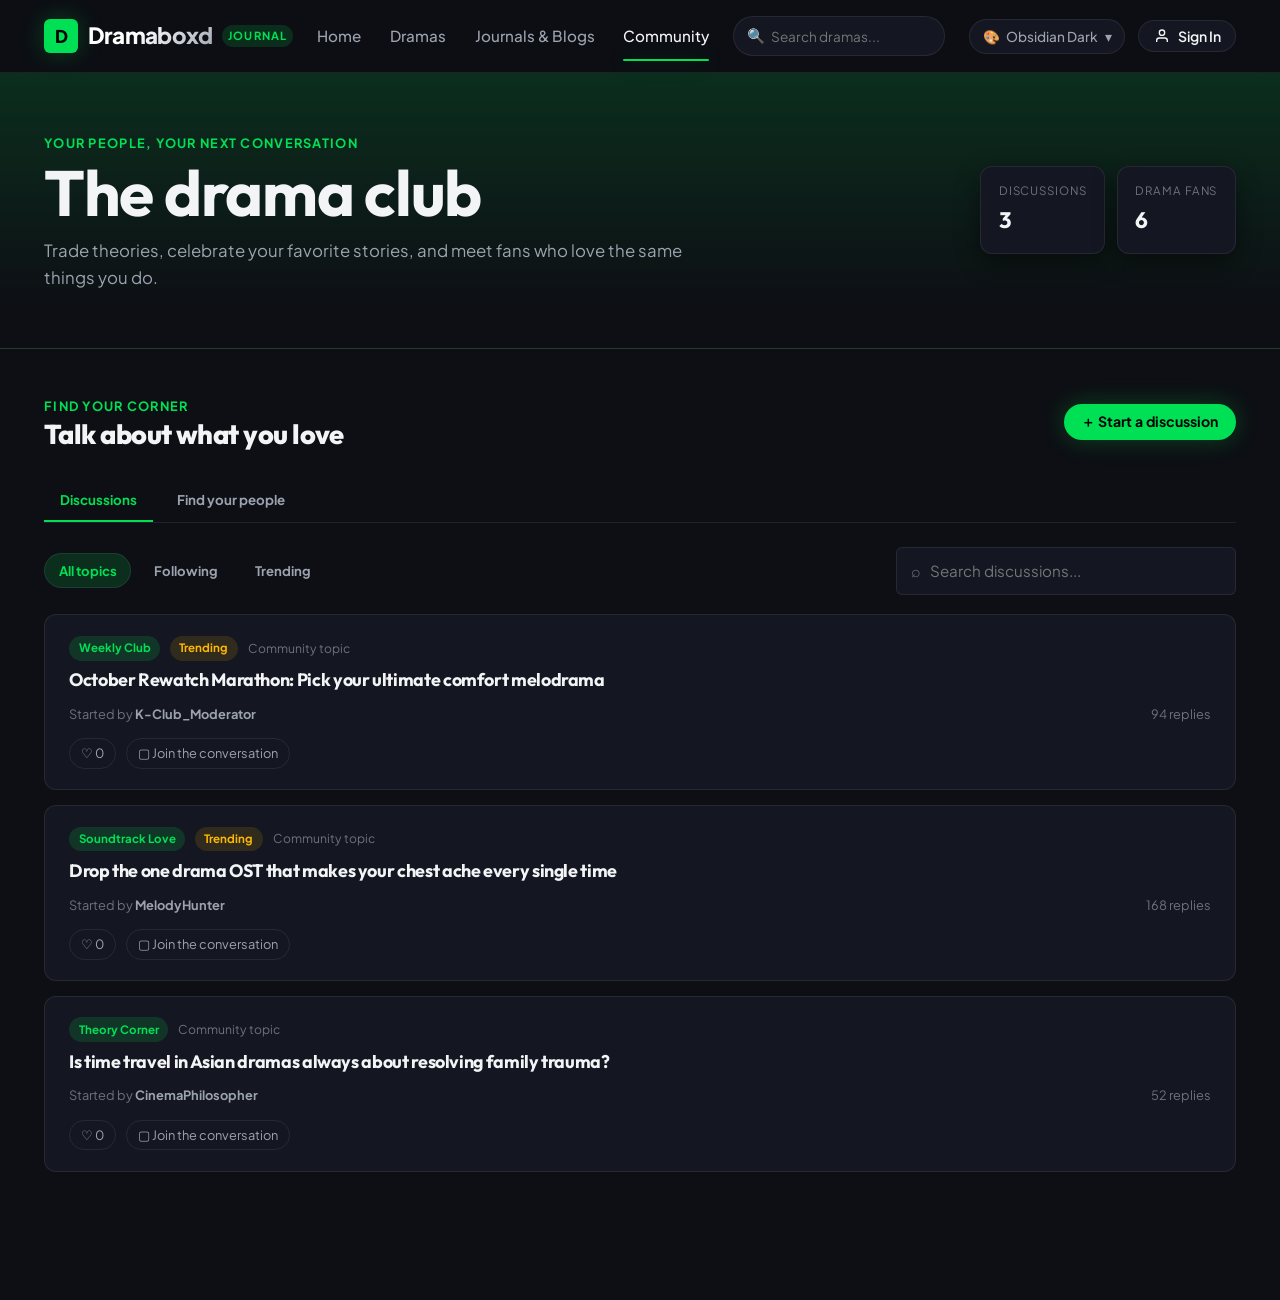
<file: community.html>
<!DOCTYPE html>
<html lang="en" data-theme="obsidian">

<head>
    <meta charset="UTF-8">
    <meta name="viewport" content="width=device-width, initial-scale=1.0">
    <title>Community | Dramaboxd</title>
    <meta name="description" content="Talk Asian dramas with fellow fans and find viewers who share your taste.">
    <link rel="stylesheet" href="assets/css/style.css">
</head>

<body>
    <header class="site-header" id="siteHeader">
        <div class="container header-inner">
            <a href="index.html" class="brand-logo" id="brandLogoLink">
                <span class="logo-icon">D</span>
                <span class="brand-text">Dramaboxd</span>
                <span class="brand-tag">Journal</span>
            </a>

            <nav class="main-nav" id="mainNavigation" aria-label="Main Navigation">
                <a href="index.html" class="nav-link" id="navHome">Home</a>
                <a href="dramas.html" class="nav-link" id="navDramas">Dramas</a>
                <a href="journal.html" class="nav-link" id="navJournals">Journals & Blogs</a>
                <a href="community.html" class="nav-link active" id="navCommunity" aria-current="page">Community</a>
            </nav>

            <div class="header-search" id="headerSearchContainer">
                <span class="search-icon">🔍</span>
                <input type="text" id="globalSearchInput" placeholder="Search dramas..." autocomplete="off">
                <div class="search-results-dropdown" id="searchResultsDropdown"></div>
            </div>

            <div class="header-actions" id="headerActionGroup">
                <div class="theme-selector" id="themeSelectorContainer">
                    <button class="theme-btn" id="themeToggleBtn" title="Switch Theme" data-tooltip="Switch the site theme">
                        <span>🎨</span>
                        <span id="currentThemeLabel">Obsidian Dark</span>
                        <span>▾</span>
                    </button>
                    <div class="theme-dropdown" id="themeDropdown">
                        <button class="theme-option active" data-theme-set="obsidian"><span class="theme-dot obsidian"></span> Obsidian Dark</button>
                        <button class="theme-option" data-theme-set="twilight"><span class="theme-dot twilight"></span> Twilight Neon</button>
                        <button class="theme-option" data-theme-set="blossom"><span class="theme-dot blossom"></span> Blossom Rose</button>
                        <button class="theme-option" data-theme-set="matcha"><span class="theme-dot matcha"></span> Matcha Sage</button>
                    </div>
                </div>
                <button class="auth-pill" id="userAuthPill" data-tooltip="Sign in or view your profile">
                    <svg width="16" height="16" viewBox="0 0 24 24" fill="none" stroke="currentColor" stroke-width="2">
                        <path d="M20 21v-2a4 4 0 0 0-4-4H8a4 4 0 0 0-4 4v2"></path>
                        <circle cx="12" cy="7" r="4"></circle>
                    </svg>
                    <span>Sign In</span>
                </button>
            </div>
        </div>
    </header>

    <main class="page-shell community-page">
        <section class="community-hero">
            <div class="container community-hero-inner">
                <div>
                    <span class="section-subtitle">Your people, your next conversation</span>
                    <h1 class="browse-title">The drama club</h1>
                    <p class="browse-subtitle">Trade theories, celebrate your favorite stories, and meet fans who love the same things you do.</p>
                </div>
                <div class="community-hero-stats" aria-label="Community activity">
                    <div class="stat-pill"><span class="stat-label">Discussions</span><strong id="communityThreadCount">—</strong></div>
                    <div class="stat-pill"><span class="stat-label">Drama fans</span><strong id="communityMemberCount">—</strong></div>
                </div>
            </div>
        </section>

        <section class="community-content-section">
            <div class="container">
                <div class="community-section-heading">
                    <div>
                        <span class="section-subtitle">Find your corner</span>
                        <h2 class="section-title">Talk about what you love</h2>
                    </div>
                    <button class="btn-log" id="newDiscussionButton" type="button">＋ Start a discussion</button>
                </div>

                <div class="community-tabs" role="tablist" aria-label="Community sections">
                    <button class="community-tab active" type="button" role="tab" aria-selected="true" data-panel="discussions">Discussions</button>
                    <button class="community-tab" type="button" role="tab" aria-selected="false" data-panel="fans">Find your people</button>
                </div>

                <section class="community-panel" id="discussionsPanel" role="tabpanel">
                    <div class="community-discussion-toolbar">
                        <div class="community-feed-tabs" role="tablist" aria-label="Discussion feed">
                            <button class="community-feed-tab active" type="button" data-filter="all">All topics</button>
                            <button class="community-feed-tab" type="button" data-filter="following">Following</button>
                            <button class="community-feed-tab" type="button" data-filter="hot">Trending</button>
                        </div>
                        <label class="journal-search community-search" for="communitySearchInput">
                            <span>⌕</span>
                            <input id="communitySearchInput" type="search" placeholder="Search discussions...">
                        </label>
                    </div>

                    <form class="community-composer hidden" id="discussionComposer">
                        <div class="community-composer-heading">
                            <div>
                                <span class="section-subtitle">Open the floor</span>
                                <h3>Start a discussion</h3>
                            </div>
                            <button class="modal-close-btn" id="closeDiscussionComposer" type="button" aria-label="Close discussion form">&times;</button>
                        </div>
                        <div class="form-row community-composer-row">
                            <div class="form-group">
                                <label class="form-label" for="discussionCategory">Topic</label>
                                <select id="discussionCategory" required>
                                    <option value="Watch Club">Watch Club</option>
                                    <option value="Soundtrack Love">Soundtrack Love</option>
                                    <option value="Theory Corner">Theory Corner</option>
                                    <option value="Recommendations">Recommendations</option>
                                    <option value="General Chat">General Chat</option>
                                </select>
                            </div>
                            <div class="form-group">
                                <label class="form-label" for="discussionTitle">Your question or topic</label>
                                <input id="discussionTitle" type="text" maxlength="120" placeholder="What are you thinking about?" required>
                            </div>
                        </div>
                        <div class="form-group">
                            <label class="form-label" for="discussionBody">Add a little context <span class="optional-label">Optional</span></label>
                            <textarea id="discussionBody" rows="3" maxlength="500" placeholder="Give fellow fans something to jump into..."></textarea>
                        </div>
                        <div class="community-composer-footer">
                            <span class="visibility-help">Discussions are saved in this browser for this demo.</span>
                            <button class="btn-log" type="submit">Post topic</button>
                        </div>
                    </form>

                    <div class="community-thread-list" id="communityThreadList" aria-live="polite">
                        <div class="community-loading">Finding the latest conversations…</div>
                    </div>
                </section>

                <section class="community-panel hidden" id="fansPanel" role="tabpanel">
                    <div class="taste-match-intro">
                        <div>
                            <span class="section-subtitle">Better together</span>
                            <h2>Find fans on your wavelength</h2>
                            <p>Choose the genres you love. We’ll surface community members who have written about the same kinds of dramas.</p>
                        </div>
                        <div class="taste-match-score">
                            <span>Your taste</span>
                            <strong id="tasteGenreCount">0 genres</strong>
                        </div>
                    </div>
                    <div class="taste-genre-picker" id="tasteGenrePicker" aria-label="Choose your favorite genres"></div>
                    <div class="community-members-heading">
                        <div>
                            <h3>Fans you might click with</h3>
                            <p id="memberMatchSummary">Based on shared drama genres</p>
                        </div>
                    </div>
                    <div class="community-member-grid" id="communityMemberGrid" aria-live="polite">
                        <div class="community-loading">Finding fans with similar taste…</div>
                    </div>
                </section>
            </div>
        </section>
    </main>

    <div class="modal-overlay" id="authModal" role="dialog" aria-modal="true" aria-labelledby="authModalTitle">
        <div class="modal-window">
            <button class="modal-close-btn" id="btnCloseAuthModal" aria-label="Close Modal">&times;</button>
            <div class="modal-tabs">
                <button class="modal-tab active" data-tab="signin" type="button">Sign In</button>
                <button class="modal-tab" data-tab="register" type="button">Create Account</button>
            </div>
            <div id="signInTabContent">
                <div class="modal-header">
                    <h3 class="modal-title" id="authModalTitle">Welcome Back</h3>
                    <p class="modal-subtitle">Sign in to keep your journal entries under your profile.</p>
                </div>
                <form id="signInForm">
                    <div class="form-group"><label class="form-label" for="loginUsername">Username or Email</label><input type="text" id="loginUsername" required></div>
                    <div class="form-group"><label class="form-label" for="loginPassword">Password</label><input type="password" id="loginPassword" required></div>
                    <button type="submit" class="btn-log journal-submit-button">Sign In</button>
                </form>
            </div>
            <div id="registerTabContent" style="display: none;">
                <div class="modal-header">
                    <h3 class="modal-title">Join Dramaboxd</h3>
                    <p class="modal-subtitle">Create a profile for your drama journal.</p>
                </div>
                <form id="registerForm">
                    <div class="form-group"><label class="form-label" for="regUsername">Choose Username</label><input type="text" id="regUsername" required></div>
                    <div class="form-group"><label class="form-label" for="regEmail">Email Address</label><input type="email" id="regEmail" required></div>
                    <div class="form-group"><label class="form-label" for="regPassword">Password (6+ characters)</label><input type="password" id="regPassword" minlength="6" required></div>
                    <button type="submit" class="btn-log journal-submit-button">Create Account</button>
                </form>
            </div>
        </div>
    </div>

    <script src="assets/js/app.js"></script>
    <script src="assets/js/community.js"></script>
</body>

</html>
</file>
<file: assets/css/style.css>
/* ==========================================================================
   Dramaboxd — Modern Asian Drama Journal & Community Design System
   Inspired by Letterboxd with personalized story journaling
   ========================================================================== */

@import url('https://fonts.googleapis.com/css2?family=Outfit:wght@400;500;600;700;800&family=Plus+Jakarta+Sans:wght@300;400;500;600;700&display=swap');

/* --- Root & Theme Variables --- */
:root {
    /* Fonts */
    --font-heading: 'Outfit', -apple-system, BlinkMacSystemFont, sans-serif;
    --font-body: 'Plus Jakarta Sans', -apple-system, BlinkMacSystemFont, sans-serif;

    /* Base Dimensions */
    --container-max: 1240px;
    --radius-sm: 6px;
    --radius-md: 12px;
    --radius-lg: 18px;
    --radius-full: 9999px;
    --transition: all 0.25s cubic-bezier(0.16, 1, 0.3, 1);

    /* Default Theme: Obsidian Dark (Minimalist Letterboxd Dark) */
    --bg-page: #0d0f14;
    --bg-surface: #141721;
    --bg-surface-elevated: #1a1e2b;
    --bg-surface-hover: #222738;
    --border-subtle: rgba(255, 255, 255, 0.08);
    --border-focus: rgba(255, 255, 255, 0.22);
    
    --text-primary: #f3f4f6;
    --text-secondary: #9ca3af;
    --text-muted: #6b7280;
    
    --accent: #00e054;              /* Letterboxd signature green */
    --accent-hover: #00b843;
    --accent-light: rgba(0, 224, 84, 0.15);
    --accent-contrast: #000000;

    --rating-star: #ffb800;
    --badge-kdrama: #3b82f6;
    --badge-cdrama: #ef4444;
    --badge-jdrama: #ec4899;
    --badge-twdrama: #8b5cf6;

    --glow: 0 0 25px rgba(0, 224, 84, 0.25);
    --shadow-card: 0 8px 24px rgba(0, 0, 0, 0.45);
    --shadow-popover: 0 16px 40px rgba(0, 0, 0, 0.6);
}

/* Theme 2: Twilight Neon (Seoul Cyberpunk) */
[data-theme="twilight"] {
    --bg-page: #09090f;
    --bg-surface: #13121f;
    --bg-surface-elevated: #1c1b2f;
    --bg-surface-hover: #282744;
    --border-subtle: rgba(168, 85, 247, 0.14);
    --border-focus: rgba(168, 85, 247, 0.35);
    --accent: #a855f7;
    --accent-hover: #9333ea;
    --accent-light: rgba(168, 85, 247, 0.18);
    --accent-contrast: #ffffff;
    --glow: 0 0 25px rgba(168, 85, 247, 0.35);
}

/* Theme 3: Hanami Blossom (Plum & Rose Dark) */
[data-theme="blossom"] {
    --bg-page: #120d12;
    --bg-surface: #1c141c;
    --bg-surface-elevated: #281d28;
    --bg-surface-hover: #362736;
    --border-subtle: rgba(244, 114, 182, 0.15);
    --border-focus: rgba(244, 114, 182, 0.35);
    --accent: #fb7185;
    --accent-hover: #f43f5e;
    --accent-light: rgba(251, 113, 133, 0.18);
    --accent-contrast: #ffffff;
    --glow: 0 0 25px rgba(251, 113, 133, 0.3);
}

/* Theme 4: Matcha Sage (Soothing Botanical Dark) */
[data-theme="matcha"] {
    --bg-page: #0b110e;
    --bg-surface: #131c17;
    --bg-surface-elevated: #1b2720;
    --bg-surface-hover: #25362d;
    --border-subtle: rgba(52, 211, 153, 0.14);
    --border-focus: rgba(52, 211, 153, 0.35);
    --accent: #10b981;
    --accent-hover: #059669;
    --accent-light: rgba(16, 185, 129, 0.18);
    --accent-contrast: #042115;
    --glow: 0 0 25px rgba(16, 185, 129, 0.3);
}

/* --- Global Reset & Base Styles --- */
*, *::before, *::after {
    box-sizing: border-box;
    margin: 0;
    padding: 0;
}

html {
    scroll-behavior: smooth;
    font-size: 16px;
}

body {
    background-color: var(--bg-page);
    color: var(--text-primary);
    font-family: var(--font-body);
    line-height: 1.6;
    min-height: 100vh;
    display: flex;
    flex-direction: column;
    overflow-x: hidden;
    transition: background-color 0.3s ease, color 0.3s ease;
}

h1, h2, h3, h4, h5, h6 {
    font-family: var(--font-heading);
    color: var(--text-primary);
    font-weight: 700;
    letter-spacing: -0.02em;
    line-height: 1.25;
}

a {
    color: inherit;
    text-decoration: none;
    transition: var(--transition);
}

button {
    font-family: inherit;
    cursor: pointer;
    border: none;
    outline: none;
    background: none;
    transition: var(--transition);
}

[data-tooltip] {
    position: relative;
}

[data-tooltip]:hover::after {
    content: attr(data-tooltip);
    position: absolute;
    left: 50%;
    bottom: calc(100% + 10px);
    transform: translateX(-50%);
    background: rgba(13, 15, 20, 0.96);
    color: #ffffff;
    border: 1px solid var(--border-subtle);
    border-radius: var(--radius-sm);
    padding: 0.5rem 0.7rem;
    font-size: 0.72rem;
    line-height: 1.3;
    white-space: nowrap;
    box-shadow: var(--shadow-popover);
    z-index: 200;
    pointer-events: none;
}

[data-tooltip]:focus-visible::after,
[data-tooltip]:active::after {
    content: attr(data-tooltip);
    position: absolute;
    left: 50%;
    bottom: calc(100% + 10px);
    transform: translateX(-50%);
    background: rgba(13, 15, 20, 0.96);
    color: #ffffff;
    border: 1px solid var(--border-subtle);
    border-radius: var(--radius-sm);
    padding: 0.5rem 0.7rem;
    font-size: 0.72rem;
    line-height: 1.3;
    white-space: nowrap;
    box-shadow: var(--shadow-popover);
    z-index: 200;
    pointer-events: none;
}

input, textarea, select {
    font-family: inherit;
    font-size: 0.95rem;
    color: var(--text-primary);
    background: var(--bg-surface-elevated);
    border: 1px solid var(--border-subtle);
    border-radius: var(--radius-sm);
    padding: 0.65rem 1rem;
    outline: none;
    transition: var(--transition);
}

input:focus, textarea:focus, select:focus {
    border-color: var(--accent);
    box-shadow: 0 0 0 2px var(--accent-light);
}

img {
    max-width: 100%;
    display: block;
}

.container {
    width: 100%;
    max-width: var(--container-max);
    margin: 0 auto;
    padding: 0 1.5rem;
}

/* --- Header & Navigation --- */
.site-header {
    position: sticky;
    top: 0;
    z-index: 100;
    background: rgba(13, 15, 20, 0.85);
    backdrop-filter: blur(14px);
    -webkit-backdrop-filter: blur(14px);
    border-bottom: 1px solid var(--border-subtle);
    transition: var(--transition);
}

.header-inner {
    display: flex;
    align-items: center;
    justify-content: space-between;
    height: 72px;
    gap: 1.5rem;
}

.brand-logo {
    display: flex;
    align-items: center;
    gap: 0.6rem;
    font-size: 1.4rem;
    font-weight: 800;
    letter-spacing: -0.03em;
}

.logo-icon {
    display: flex;
    align-items: center;
    justify-content: center;
    width: 34px;
    height: 34px;
    border-radius: var(--radius-sm);
    background: var(--accent);
    color: var(--accent-contrast);
    font-weight: 800;
    font-size: 1.1rem;
    box-shadow: var(--glow);
}

.brand-text {
    background: linear-gradient(135deg, #ffffff 40%, var(--text-secondary) 100%);
    -webkit-background-clip: text;
    -webkit-text-fill-color: transparent;
}

.brand-tag {
    font-size: 0.7rem;
    text-transform: uppercase;
    letter-spacing: 0.1em;
    padding: 2px 6px;
    border-radius: var(--radius-full);
    background: var(--accent-light);
    color: var(--accent);
    font-weight: 700;
}

/* Nav Links */
.main-nav {
    display: flex;
    align-items: center;
    gap: 1.8rem;
}

.nav-link {
    font-size: 0.95rem;
    font-weight: 500;
    color: var(--text-secondary);
    position: relative;
    padding: 0.4rem 0;
}

.nav-link:hover, .nav-link.active {
    color: var(--text-primary);
}

.nav-link.active::after {
    content: '';
    position: absolute;
    bottom: -6px;
    left: 0;
    width: 100%;
    height: 2px;
    background: var(--accent);
    border-radius: 2px;
    box-shadow: var(--glow);
}

/* Header Search */
.header-search {
    position: relative;
    flex: 1;
    max-width: 260px;
}

.header-search input {
    width: 100%;
    padding-left: 2.3rem;
    font-size: 0.85rem;
    border-radius: var(--radius-full);
    background: var(--bg-surface);
}

.search-icon {
    position: absolute;
    left: 0.85rem;
    top: 50%;
    transform: translateY(-50%);
    color: var(--text-muted);
    pointer-events: none;
    font-size: 0.9rem;
}

.search-results-dropdown {
    position: absolute;
    top: calc(100% + 8px);
    left: 0;
    width: 320px;
    background: var(--bg-surface-elevated);
    border: 1px solid var(--border-subtle);
    border-radius: var(--radius-md);
    box-shadow: var(--shadow-popover);
    max-height: 380px;
    overflow-y: auto;
    display: none;
    z-index: 120;
}

.search-results-dropdown.active {
    display: block;
}

.search-result-item {
    display: flex;
    align-items: center;
    gap: 0.8rem;
    padding: 0.75rem 1rem;
    border-bottom: 1px solid var(--border-subtle);
    transition: var(--transition);
}

.search-result-item:hover {
    background: var(--bg-surface-hover);
}

.search-result-poster {
    width: 36px;
    height: 52px;
    border-radius: 4px;
    object-fit: cover;
}

/* Header Actions */
.header-actions {
    display: flex;
    align-items: center;
    gap: 0.8rem;
}

/* Theme Selector Pill */
.theme-selector {
    position: relative;
}

.theme-btn {
    display: flex;
    align-items: center;
    gap: 0.4rem;
    padding: 0.5rem 0.8rem;
    background: var(--bg-surface);
    border: 1px solid var(--border-subtle);
    border-radius: var(--radius-full);
    color: var(--text-secondary);
    font-size: 0.85rem;
    font-weight: 500;
}

.theme-btn:hover {
    background: var(--bg-surface-hover);
    color: var(--text-primary);
}

.theme-dropdown {
    position: absolute;
    top: calc(100% + 8px);
    right: 0;
    background: var(--bg-surface-elevated);
    border: 1px solid var(--border-subtle);
    border-radius: var(--radius-md);
    padding: 0.5rem;
    width: 170px;
    box-shadow: var(--shadow-popover);
    display: none;
    z-index: 110;
}

.theme-dropdown.open {
    display: flex;
    flex-direction: column;
    gap: 0.3rem;
}

.theme-option {
    display: flex;
    align-items: center;
    gap: 0.6rem;
    padding: 0.5rem 0.75rem;
    border-radius: var(--radius-sm);
    font-size: 0.85rem;
    color: var(--text-secondary);
    text-align: left;
    width: 100%;
}

.theme-option:hover, .theme-option.active {
    background: var(--bg-surface-hover);
    color: var(--text-primary);
}

.theme-dot {
    width: 10px;
    height: 10px;
    border-radius: 50%;
}
.theme-dot.obsidian { background: #00e054; }
.theme-dot.twilight { background: #a855f7; }
.theme-dot.blossom { background: #fb7185; }
.theme-dot.matcha { background: #10b981; }

/* Letterboxd-style Primary CTA (+ Log) */
.btn-log {
    display: flex;
    align-items: center;
    gap: 0.4rem;
    background: var(--accent);
    color: var(--accent-contrast);
    font-weight: 700;
    font-size: 0.88rem;
    padding: 0.5rem 1.1rem;
    border-radius: var(--radius-full);
    box-shadow: var(--glow);
}

.btn-log:hover {
    background: var(--accent-hover);
    transform: translateY(-1px);
}

/* User Auth Button / Pill */
.auth-pill {
    display: flex;
    align-items: center;
    gap: 0.5rem;
    padding: 0.4rem 0.9rem;
    background: var(--bg-surface);
    border: 1px solid var(--border-subtle);
    border-radius: var(--radius-full);
    font-size: 0.88rem;
    font-weight: 600;
    color: var(--text-primary);
}

.auth-pill:hover {
    border-color: var(--border-focus);
    background: var(--bg-surface-hover);
}

.user-avatar-thumb {
    width: 26px;
    height: 26px;
    border-radius: 50%;
    object-fit: cover;
}

/* Mobile Menu Toggle */
.mobile-toggle {
    display: none;
    font-size: 1.3rem;
    color: var(--text-primary);
}

/* --- Hero Spotlight Section --- */
.hero-spotlight {
    position: relative;
    padding: 4rem 0 3.5rem;
    overflow: hidden;
    border-bottom: 1px solid var(--border-subtle);
}

.hero-backdrop-container {
    position: absolute;
    inset: 0;
    z-index: 1;
    overflow: hidden;
}

.hero-backdrop-img {
    width: 100%;
    height: 100%;
    object-fit: cover;
    filter: brightness(0.28) blur(3px);
    transform: scale(1.05);
    transition: transform 1.2s ease;
}

.hero-gradient-overlay {
    position: absolute;
    inset: 0;
    background: linear-gradient(
        to right,
        var(--bg-page) 20%,
        rgba(13, 15, 20, 0.85) 60%,
        rgba(13, 15, 20, 0.4) 100%
    );
}

.hero-content {
    position: relative;
    z-index: 2;
    display: grid;
    grid-template-columns: 280px 1fr;
    gap: 3.5rem;
    align-items: center;
}

.hero-poster-wrapper {
    position: relative;
    border-radius: var(--radius-md);
    overflow: hidden;
    box-shadow: var(--shadow-card);
    aspect-ratio: 2 / 3;
    border: 1px solid var(--border-subtle);
}

.hero-poster-img {
    width: 100%;
    height: 100%;
    object-fit: cover;
    transition: transform 0.4s ease;
}

.hero-poster-wrapper:hover .hero-poster-img {
    transform: scale(1.03);
}

.spotlight-badge {
    display: inline-flex;
    align-items: center;
    gap: 0.4rem;
    background: var(--accent-light);
    color: var(--accent);
    border: 1px solid var(--accent);
    padding: 0.3rem 0.8rem;
    border-radius: var(--radius-full);
    font-size: 0.78rem;
    font-weight: 700;
    text-transform: uppercase;
    letter-spacing: 0.08em;
    margin-bottom: 1rem;
}

.hero-title-group {
    margin-bottom: 1rem;
}

.hero-title {
    font-size: clamp(2rem, 4vw, 3.2rem);
    font-weight: 800;
    color: #ffffff;
    line-height: 1.1;
    margin-bottom: 0.4rem;
}

.hero-native-title {
    font-size: 1.3rem;
    color: var(--text-secondary);
    font-weight: 500;
}

.hero-meta-bar {
    display: flex;
    flex-wrap: wrap;
    align-items: center;
    gap: 1rem;
    margin-bottom: 1.4rem;
    font-size: 0.9rem;
    color: var(--text-secondary);
}

.rating-badge {
    display: inline-flex;
    align-items: center;
    gap: 0.3rem;
    color: var(--rating-star);
    font-weight: 700;
    font-size: 1rem;
}

.country-pill {
    padding: 0.2rem 0.6rem;
    border-radius: var(--radius-sm);
    font-size: 0.78rem;
    font-weight: 700;
    text-transform: uppercase;
}
.country-kr { background: rgba(59, 130, 246, 0.2); color: #60a5fa; }
.country-cn { background: rgba(239, 68, 68, 0.2); color: #f87171; }
.country-jp { background: rgba(236, 72, 153, 0.2); color: #f472b6; }
.country-tw { background: rgba(139, 92, 246, 0.2); color: #a78bfa; }

.genre-tags {
    display: flex;
    flex-wrap: wrap;
    gap: 0.4rem;
}

.genre-tag {
    background: var(--bg-surface-elevated);
    border: 1px solid var(--border-subtle);
    padding: 0.2rem 0.6rem;
    border-radius: var(--radius-full);
    font-size: 0.78rem;
    color: var(--text-secondary);
}

.hero-synopsis {
    font-size: 1.05rem;
    color: #d1d5db;
    max-width: 680px;
    margin-bottom: 1.4rem;
    line-height: 1.6;
}

.hero-quote-box {
    border-left: 3px solid var(--accent);
    padding-left: 1rem;
    margin-bottom: 1.8rem;
    font-style: italic;
    color: var(--text-secondary);
    font-size: 0.95rem;
}

.hero-actions {
    display: flex;
    flex-wrap: wrap;
    gap: 1rem;
}

.btn-secondary {
    display: inline-flex;
    align-items: center;
    gap: 0.5rem;
    background: var(--bg-surface-elevated);
    border: 1px solid var(--border-subtle);
    color: var(--text-primary);
    padding: 0.65rem 1.3rem;
    border-radius: var(--radius-full);
    font-size: 0.9rem;
    font-weight: 600;
}

.btn-secondary:hover {
    background: var(--bg-surface-hover);
    border-color: var(--border-focus);
    transform: translateY(-1px);
}

/* --- Section Headers --- */
.section-header {
    display: flex;
    align-items: flex-end;
    justify-content: space-between;
    margin-bottom: 2rem;
    padding-bottom: 0.75rem;
    border-bottom: 1px solid var(--border-subtle);
}

.section-title-wrap {
    display: flex;
    flex-direction: column;
    gap: 0.25rem;
}

.section-subtitle {
    font-size: 0.8rem;
    text-transform: uppercase;
    letter-spacing: 0.1em;
    color: var(--accent);
    font-weight: 700;
}

.section-title {
    font-size: 1.7rem;
    font-weight: 800;
}

.view-all-link {
    font-size: 0.88rem;
    font-weight: 600;
    color: var(--text-secondary);
    display: inline-flex;
    align-items: center;
    gap: 0.3rem;
}

.view-all-link:hover {
    color: var(--accent);
}

/* --- Trending Drama Poster Grid (Letterboxd Style) --- */
.dramas-section {
    padding: 3.5rem 0;
}

.drama-grid {
    display: grid;
    grid-template-columns: repeat(auto-fill, minmax(175px, 1fr));
    gap: 1.5rem;
}

.drama-card {
    position: relative;
    border-radius: var(--radius-md);
    background: var(--bg-surface);
    border: 1px solid var(--border-subtle);
    overflow: hidden;
    transition: transform 0.3s cubic-bezier(0.16, 1, 0.3, 1), box-shadow 0.3s ease, border-color 0.3s ease;
    cursor: pointer;
    display: flex;
    flex-direction: column;
}

.drama-card:hover {
    transform: translateY(-6px);
    box-shadow: var(--shadow-card);
    border-color: var(--border-focus);
}

.poster-container {
    position: relative;
    width: 100%;
    aspect-ratio: 2 / 3;
    overflow: hidden;
    background: var(--bg-surface-elevated);
}

.poster-img {
    width: 100%;
    height: 100%;
    object-fit: cover;
    transition: transform 0.4s ease;
}

.drama-card:hover .poster-img {
    transform: scale(1.05);
}

/* Card Hover Quick Actions (Letterboxd Style) */
.card-overlay {
    position: absolute;
    inset: 0;
    background: linear-gradient(to top, rgba(0, 0, 0, 0.85) 0%, rgba(0, 0, 0, 0.2) 60%, transparent 100%);
    opacity: 0;
    display: flex;
    flex-direction: column;
    justify-content: space-between;
    padding: 0.75rem;
    transition: opacity 0.25s ease;
}

.drama-card:hover .card-overlay {
    opacity: 1;
}

.overlay-top-tags {
    display: flex;
    justify-content: space-between;
    align-items: center;
}

.overlay-rating {
    font-weight: 700;
    font-size: 0.85rem;
    color: var(--rating-star);
    display: flex;
    align-items: center;
    gap: 0.2rem;
    background: rgba(0, 0, 0, 0.6);
    padding: 0.2rem 0.5rem;
    border-radius: var(--radius-full);
}

.overlay-actions {
    display: flex;
    gap: 0.4rem;
    justify-content: center;
}

.icon-action-btn {
    width: 32px;
    height: 32px;
    border-radius: 50%;
    background: rgba(255, 255, 255, 0.15);
    backdrop-filter: blur(8px);
    color: #ffffff;
    display: flex;
    align-items: center;
    justify-content: center;
    font-size: 0.9rem;
    transition: var(--transition);
}

.icon-action-btn:hover {
    background: var(--accent);
    color: var(--accent-contrast);
    transform: scale(1.1);
}

.drama-card-info {
    padding: 0.85rem;
    display: flex;
    flex-direction: column;
    gap: 0.25rem;
    flex: 1;
}

.drama-card-title {
    font-size: 0.95rem;
    font-weight: 700;
    line-height: 1.3;
    white-space: nowrap;
    overflow: hidden;
    text-overflow: ellipsis;
}

.drama-card-meta {
    font-size: 0.78rem;
    color: var(--text-muted);
    display: flex;
    justify-content: space-between;
    align-items: center;
}

/* --- Recommendations & Vibe Matcher Section --- */
.recommendations-section {
    padding: 3.5rem 0;
    border-top: 1px solid var(--border-subtle);
    background: radial-gradient(circle at 80% 20%, rgba(0, 224, 84, 0.04) 0%, transparent 60%);
}

.rec-header-row {
    display: flex;
    flex-direction: column;
    gap: 1.2rem;
    margin-bottom: 2rem;
}

.vibe-filter-bar {
    display: flex;
    flex-wrap: wrap;
    gap: 0.6rem;
    align-items: center;
}

.vibe-chip {
    display: inline-flex;
    align-items: center;
    gap: 0.4rem;
    padding: 0.5rem 1.1rem;
    background: var(--bg-surface);
    border: 1px solid var(--border-subtle);
    border-radius: var(--radius-full);
    color: var(--text-secondary);
    font-size: 0.88rem;
    font-weight: 600;
    cursor: pointer;
    transition: var(--transition);
}

.vibe-chip:hover {
    background: var(--bg-surface-elevated);
    border-color: var(--border-focus);
    color: var(--text-primary);
    transform: translateY(-2px);
}

.vibe-chip.active {
    background: var(--accent-light);
    border-color: var(--accent);
    color: var(--accent);
    box-shadow: var(--glow);
}

.vibe-chip .vibe-icon {
    font-size: 1rem;
}

.recommendations-grid {
    display: grid;
    grid-template-columns: repeat(auto-fill, minmax(320px, 1fr));
    gap: 1.8rem;
}

.rec-card {
    background: var(--bg-surface);
    border: 1px solid var(--border-subtle);
    border-radius: var(--radius-md);
    overflow: hidden;
    display: flex;
    flex-direction: column;
    justify-content: space-between;
    transition: var(--transition);
    position: relative;
}

.rec-card:hover {
    border-color: var(--border-focus);
    transform: translateY(-4px);
    box-shadow: var(--shadow-card);
}

.rec-card-body {
    display: grid;
    grid-template-columns: 105px 1fr;
    gap: 1.2rem;
    padding: 1.2rem;
}

.rec-poster-box {
    position: relative;
    border-radius: var(--radius-sm);
    overflow: hidden;
    aspect-ratio: 2 / 3;
    border: 1px solid var(--border-subtle);
}

.rec-poster-img {
    width: 100%;
    height: 100%;
    object-fit: cover;
}

.rec-info {
    display: flex;
    flex-direction: column;
    gap: 0.35rem;
}

.rec-match-badge {
    display: inline-flex;
    align-items: center;
    gap: 0.3rem;
    align-self: flex-start;
    padding: 0.2rem 0.6rem;
    border-radius: var(--radius-full);
    background: rgba(0, 224, 84, 0.15);
    color: var(--accent);
    font-size: 0.75rem;
    font-weight: 700;
    letter-spacing: 0.04em;
    border: 1px solid var(--accent);
}

.rec-title {
    font-size: 1.1rem;
    font-weight: 700;
    line-height: 1.25;
}

.rec-meta {
    font-size: 0.8rem;
    color: var(--text-muted);
    display: flex;
    align-items: center;
    gap: 0.4rem;
}

.rec-genres {
    display: flex;
    flex-wrap: wrap;
    gap: 0.3rem;
    margin-top: 0.2rem;
}

.rec-genre-pill {
    font-size: 0.72rem;
    padding: 0.15rem 0.45rem;
    background: var(--bg-surface-elevated);
    border: 1px solid var(--border-subtle);
    border-radius: var(--radius-full);
    color: var(--text-secondary);
}

.rec-reason-box {
    padding: 0.85rem 1.2rem;
    background: var(--bg-surface-elevated);
    border-top: 1px solid var(--border-subtle);
    border-bottom: 1px solid var(--border-subtle);
    font-size: 0.82rem;
    color: var(--text-secondary);
    line-height: 1.5;
    display: flex;
    gap: 0.5rem;
    align-items: flex-start;
}

.rec-reason-icon {
    color: var(--accent);
    flex-shrink: 0;
    margin-top: 0.1rem;
}

.rec-card-footer {
    display: flex;
    align-items: center;
    justify-content: space-between;
    padding: 0.75rem 1.2rem;
}

.rec-action-btn {
    font-size: 0.82rem;
    font-weight: 600;
    color: var(--text-secondary);
    display: inline-flex;
    align-items: center;
    gap: 0.3rem;
    padding: 0.35rem 0.7rem;
    border-radius: var(--radius-sm);
    background: var(--bg-surface-elevated);
    border: 1px solid var(--border-subtle);
}

.rec-action-btn:hover {
    color: var(--accent);
    border-color: var(--accent);
}

/* --- Browse Dramas Page --- */
.page-shell {
    padding: 2rem 0 4rem;
}

.browse-hero {
    padding: 3rem 0 2rem;
    background: linear-gradient(180deg, rgba(0, 224, 84, 0.05), transparent 50%);
    border-bottom: 1px solid var(--border-subtle);
}

.browse-hero-inner {
    display: flex;
    align-items: end;
    justify-content: space-between;
    gap: 2rem;
}

.browse-title {
    font-size: clamp(2.6rem, 5vw, 4rem);
    line-height: 1;
    margin-top: 0.4rem;
}

.browse-subtitle {
    max-width: 620px;
    color: var(--text-secondary);
    margin-top: 0.8rem;
    font-size: 1.05rem;
}

.stats-row {
    display: flex;
    flex-wrap: wrap;
    gap: 0.8rem;
}

.stat-pill {
    background: var(--bg-surface);
    border: 1px solid var(--border-subtle);
    border-radius: var(--radius-md);
    padding: 0.9rem 1.1rem;
    min-width: 110px;
    display: flex;
    flex-direction: column;
    gap: 0.2rem;
    box-shadow: var(--shadow-card);
}

.stat-label {
    font-size: 0.72rem;
    text-transform: uppercase;
    letter-spacing: 0.08em;
    color: var(--text-muted);
}

.stat-pill strong {
    font-size: 1.4rem;
    font-family: var(--font-heading);
}

.browse-controls {
    padding: 2rem 0 1rem;
}

.browse-layout {
    display: grid;
    grid-template-columns: minmax(0, 1.5fr) minmax(280px, 0.75fr);
    gap: 1.5rem;
    align-items: start;
}

.filters-panel,
.platform-panel {
    background: var(--bg-surface);
    border: 1px solid var(--border-subtle);
    border-radius: var(--radius-md);
    padding: 1.3rem;
    box-shadow: var(--shadow-card);
}

.search-and-toggle-row {
    display: flex;
    gap: 1rem;
    align-items: center;
}

.search-box {
    flex: 1;
    display: flex;
    align-items: center;
    gap: 0.5rem;
    background: var(--bg-surface-elevated);
    border: 1px solid var(--border-subtle);
    border-radius: var(--radius-sm);
    padding: 0.8rem 1rem;
    color: var(--text-secondary);
}

.search-box input {
    flex: 1;
    background: transparent;
    border: none;
    padding: 0;
    color: var(--text-primary);
}

.search-box input:focus {
    box-shadow: none;
}

.toggle-btn,
.country-filter {
    border: 1px solid var(--border-subtle);
    background: var(--bg-surface-elevated);
    color: var(--text-secondary);
    border-radius: var(--radius-full);
    padding: 0.65rem 1rem;
    font-weight: 600;
    transition: var(--transition);
}

.toggle-btn.active,
.country-filter.active {
    background: var(--accent-light);
    color: var(--accent);
    border-color: var(--accent);
    box-shadow: var(--glow);
}

.filter-group {
    margin-top: 1.2rem;
}

.filter-label {
    display: block;
    color: var(--text-muted);
    font-size: 0.8rem;
    text-transform: uppercase;
    letter-spacing: 0.08em;
    margin-bottom: 0.7rem;
}

.country-filters {
    display: flex;
    flex-wrap: wrap;
    gap: 0.6rem;
}

.platform-panel .panel-head {
    margin-bottom: 1rem;
}

.platform-panel h2 {
    font-size: 1.4rem;
    margin-top: 0.25rem;
}

.platform-list {
    display: grid;
    gap: 0.8rem;
}

.platform-card {
    display: flex;
    align-items: center;
    gap: 0.8rem;
    padding: 0.8rem 0.9rem;
    background: var(--bg-surface-elevated);
    border: 1px solid var(--border-subtle);
    border-radius: var(--radius-sm);
    color: var(--text-primary);
}

.platform-card:hover {
    border-color: var(--border-focus);
    transform: translateY(-2px);
}

.platform-card strong,
.platform-card small {
    display: block;
}

.platform-card small {
    color: var(--text-muted);
    margin-top: 0.15rem;
}

.platform-badge {
    width: 36px;
    height: 36px;
    border-radius: 12px;
    display: flex;
    align-items: center;
    justify-content: center;
    font-weight: 800;
    color: white;
}

.platform-badge.netflix { background: linear-gradient(135deg, #e50914, #b20710); }
.platform-badge.disney { background: linear-gradient(135deg, #0f172a, #3b82f6); }
.platform-badge.iqiyi { background: linear-gradient(135deg, #a855f7, #7c3aed); }
.platform-badge.youtube { background: linear-gradient(135deg, #ef4444, #f97316); }

.drama-results-section {
    padding-top: 2rem;
}

.results-header {
    display: flex;
    align-items: center;
    justify-content: space-between;
    gap: 1rem;
    margin-bottom: 1.2rem;
}

.result-summary {
    color: var(--text-muted);
    font-size: 0.9rem;
}

.drama-results-grid {
    display: grid;
    grid-template-columns: repeat(auto-fit, minmax(280px, 1fr));
    gap: 1.5rem;
}

.drama-card-full {
    display: flex;
    flex-direction: column;
    background: var(--bg-surface);
    border: 1px solid var(--border-subtle);
    border-radius: var(--radius-md);
    overflow: hidden;
    transition: var(--transition);
}

.drama-card-full:hover {
    transform: translateY(-4px);
    box-shadow: var(--shadow-card);
    border-color: var(--border-focus);
}

.drama-card-poster-wrap {
    position: relative;
    aspect-ratio: 16 / 11;
    overflow: hidden;
    background: var(--bg-surface-elevated);
}

.drama-card-poster-wrap img {
    width: 100%;
    height: 100%;
    object-fit: cover;
}

.card-floating-badges {
    position: absolute;
    top: 0.8rem;
    left: 0.8rem;
    right: 0.8rem;
    display: flex;
    align-items: center;
    justify-content: space-between;
    gap: 0.5rem;
}

.rating-pill {
    display: inline-flex;
    align-items: center;
    padding: 0.3rem 0.6rem;
    background: rgba(0, 0, 0, 0.6);
    color: var(--rating-star);
    border-radius: var(--radius-full);
    font-size: 0.75rem;
    font-weight: 700;
}

.drama-card-content {
    padding: 1.2rem;
    display: flex;
    flex-direction: column;
    gap: 0.8rem;
}

.drama-card-header {
    display: flex;
    justify-content: space-between;
    gap: 0.75rem;
    align-items: start;
}

.drama-card-header h3 {
    font-size: 1.25rem;
    line-height: 1.3;
}

.drama-submeta {
    font-size: 0.8rem;
    color: var(--text-muted);
    margin-top: 0.25rem;
}

.trending-pill {
    align-self: flex-start;
    padding: 0.25rem 0.6rem;
    border-radius: var(--radius-full);
    background: var(--accent-light);
    color: var(--accent);
    font-size: 0.7rem;
    font-weight: 700;
    letter-spacing: 0.04em;
    text-transform: uppercase;
}

.drama-card-synopsis {
    color: var(--text-secondary);
    line-height: 1.6;
    font-size: 0.92rem;
}

.genre-row {
    display: flex;
    flex-wrap: wrap;
    gap: 0.45rem;
}

.genre-tag {
    background: var(--bg-surface-elevated);
    border: 1px solid var(--border-subtle);
    color: var(--text-secondary);
    border-radius: var(--radius-full);
    font-size: 0.72rem;
    padding: 0.2rem 0.55rem;
}

.watch-links-row {
    display: flex;
    flex-wrap: wrap;
    align-items: center;
    gap: 0.5rem;
}

.watch-label {
    font-size: 0.74rem;
    color: var(--text-muted);
    text-transform: uppercase;
    letter-spacing: 0.08em;
}

.watch-link {
    display: inline-flex;
    align-items: center;
    padding: 0.3rem 0.6rem;
    border-radius: var(--radius-full);
    background: var(--bg-surface-elevated);
    border: 1px solid var(--border-subtle);
    font-size: 0.75rem;
    color: var(--text-primary);
}

.watch-link:hover {
    border-color: var(--accent);
    color: var(--accent);
}

.drama-card-actions {
    display: flex;
    gap: 0.7rem;
    margin-top: auto;
}

.more-actions {
    display: flex;
    justify-content: center;
    margin-top: 2rem;
}

.hidden {
    display: none !important;
}

.empty-state {
    grid-column: 1 / -1;
    background: var(--bg-surface);
    border: 1px solid var(--border-subtle);
    border-radius: var(--radius-md);
    padding: 2rem;
    text-align: center;
    color: var(--text-secondary);
}

.empty-state h3 {
    margin-bottom: 0.5rem;
}

@media (max-width: 980px) {
    .browse-hero-inner,
    .browse-layout {
        grid-template-columns: 1fr;
        display: grid;
    }

    .browse-hero-inner {
        align-items: start;
    }

    .search-and-toggle-row {
        flex-direction: column;
        align-items: stretch;
    }
}

@media (max-width: 700px) {
    .main-nav {
        display: none;
    }

    .header-inner {
        flex-wrap: wrap;
        height: auto;
        padding: 0.8rem 0;
    }

    .header-search {
        order: 3;
        width: 100%;
    }

    .results-header {
        flex-direction: column;
        align-items: flex-start;
    }
}

/* --- Drama Detail Page --- */
.drama-detail-container {
    padding: 2.5rem 0 4rem;
}

.detail-hero {
    display: grid;
    grid-template-columns: minmax(220px, 300px) minmax(0, 1fr);
    gap: 2rem;
    background: var(--bg-surface);
    border: 1px solid var(--border-subtle);
    border-radius: var(--radius-lg);
    padding: 1.5rem;
    box-shadow: var(--shadow-card);
}

.detail-poster-wrap {
    aspect-ratio: 2 / 3;
    border-radius: var(--radius-md);
    overflow: hidden;
    border: 1px solid var(--border-subtle);
}

.detail-poster-wrap img {
    width: 100%;
    height: 100%;
    object-fit: cover;
}

.detail-copy {
    display: flex;
    flex-direction: column;
    gap: 1rem;
}

.detail-copy h1 {
    font-size: clamp(2.2rem, 4vw, 3.4rem);
    line-height: 1.05;
}

.detail-native {
    font-size: 1.15rem;
    color: var(--text-secondary);
    letter-spacing: 0.02em;
}

.detail-meta-line {
    display: flex;
    flex-wrap: wrap;
    gap: 0.8rem;
    align-items: center;
    color: var(--text-secondary);
    font-size: 0.9rem;
}

.detail-synopsis {
    color: var(--text-secondary);
    font-size: 1rem;
    line-height: 1.7;
}

.detail-actions {
    display: flex;
    flex-wrap: wrap;
    gap: 0.8rem;
    margin-top: 0.5rem;
}

.btn-secondary {
    display: inline-flex;
    align-items: center;
    justify-content: center;
    gap: 0.5rem;
    background: var(--bg-surface-elevated);
    border: 1px solid var(--border-subtle);
    color: var(--text-primary);
    border-radius: var(--radius-sm);
    padding: 0.72rem 1rem;
    font-weight: 600;
    text-decoration: none;
}

.btn-secondary:hover {
    border-color: var(--accent);
    color: var(--accent);
}

.detail-panel-grid {
    display: grid;
    grid-template-columns: repeat(auto-fit, minmax(280px, 1fr));
    gap: 1.5rem;
    margin-top: 1.8rem;
}

.detail-panel {
    background: var(--bg-surface);
    border: 1px solid var(--border-subtle);
    border-radius: var(--radius-md);
    padding: 1.3rem;
}

.detail-panel h2 {
    margin-bottom: 1rem;
    font-size: 1.35rem;
}

.panel-note {
    color: var(--text-secondary);
    margin-top: 0.8rem;
    line-height: 1.7;
}

@media (max-width: 700px) {
    .detail-hero {
        grid-template-columns: 1fr;
    }
}

/* --- Story Journals & Blog Logs Section --- */
.journals-section {
    padding: 3.5rem 0;
    background: linear-gradient(180deg, var(--bg-page) 0%, var(--bg-surface) 100%);
    border-top: 1px solid var(--border-subtle);
    border-bottom: 1px solid var(--border-subtle);
}

.journals-grid {
    display: grid;
    grid-template-columns: repeat(auto-fill, minmax(350px, 1fr));
    gap: 1.8rem;
}

.journal-card {
    background: var(--bg-surface-elevated);
    border: 1px solid var(--border-subtle);
    border-radius: var(--radius-md);
    padding: 1.5rem;
    display: flex;
    flex-direction: column;
    justify-content: space-between;
    gap: 1.2rem;
    transition: var(--transition);
}

.journal-card:hover {
    border-color: var(--border-focus);
    transform: translateY(-4px);
    box-shadow: var(--shadow-card);
}

.journal-author-row {
    display: flex;
    align-items: center;
    justify-content: space-between;
}

.author-info {
    display: flex;
    align-items: center;
    gap: 0.75rem;
}

.author-avatar {
    width: 38px;
    height: 38px;
    border-radius: 50%;
    object-fit: cover;
    border: 1px solid var(--border-subtle);
}

.author-name {
    font-size: 0.9rem;
    font-weight: 600;
}

.journal-date {
    font-size: 0.75rem;
    color: var(--text-muted);
}

.mood-badge {
    display: inline-flex;
    align-items: center;
    padding: 0.25rem 0.65rem;
    border-radius: var(--radius-full);
    background: var(--accent-light);
    color: var(--accent);
    font-size: 0.78rem;
    font-weight: 600;
}

.journal-drama-badge {
    font-size: 0.8rem;
    color: var(--accent);
    font-weight: 700;
    text-transform: uppercase;
    letter-spacing: 0.05em;
    margin-bottom: 0.3rem;
}

.journal-title {
    font-size: 1.2rem;
    font-weight: 700;
    line-height: 1.35;
    margin-bottom: 0.5rem;
}

.journal-rating-row {
    display: flex;
    align-items: center;
    gap: 0.8rem;
    margin-bottom: 0.6rem;
}

.rewatch-pill {
    font-size: 0.75rem;
    background: rgba(255, 255, 255, 0.08);
    padding: 0.15rem 0.5rem;
    border-radius: var(--radius-full);
    color: var(--text-secondary);
}

.journal-excerpt {
    font-size: 0.92rem;
    color: var(--text-secondary);
    line-height: 1.6;
    display: -webkit-box;
    -webkit-line-clamp: 3;
    -webkit-box-orient: vertical;
    overflow: hidden;
}

.journal-tags-row {
    display: flex;
    flex-wrap: wrap;
    gap: 0.4rem;
    margin-top: 0.5rem;
}

.journal-tag {
    font-size: 0.75rem;
    color: var(--text-muted);
}

.journal-footer {
    display: flex;
    align-items: center;
    justify-content: space-between;
    padding-top: 0.8rem;
    border-top: 1px solid var(--border-subtle);
    font-size: 0.82rem;
    color: var(--text-muted);
}

.journal-stats {
    display: flex;
    gap: 1rem;
}

.journal-labels {
    display: flex;
    flex-wrap: wrap;
    justify-content: flex-end;
    align-items: center;
    gap: 0.4rem;
}

.visibility-badge {
    display: inline-flex;
    align-items: center;
    padding: 0.22rem 0.55rem;
    border: 1px solid var(--border-subtle);
    border-radius: var(--radius-full);
    color: var(--text-secondary);
    background: var(--bg-surface);
    font-size: 0.68rem;
    font-weight: 700;
    white-space: nowrap;
}

.visibility-badge.public {
    color: var(--accent);
    border-color: var(--accent);
    background: var(--accent-light);
}

.visibility-badge.private {
    color: var(--text-secondary);
}

.journal-read-link {
    color: var(--accent);
    font-size: 0.85rem;
    font-weight: 700;
    white-space: nowrap;
}

.journal-read-link:hover {
    color: var(--text-primary);
}

.journal-entry-copy {
    margin-top: 1rem;
}

.journal-stars {
    color: var(--rating-star);
    font-size: 0.95rem;
}

.journal-page {
    padding-top: 0;
}

.journal-hero {
    padding: 3.5rem 0;
    border-bottom: 1px solid var(--border-subtle);
    background: linear-gradient(180deg, var(--accent-light), transparent 80%);
}

.journal-hero-inner {
    display: flex;
    align-items: center;
    justify-content: space-between;
    gap: 2rem;
}

.journal-hero-inner .browse-subtitle {
    max-width: 680px;
}

.journal-feed-section {
    padding: 2.5rem 0 4rem;
}

.journal-feed-heading {
    display: flex;
    align-items: end;
    justify-content: space-between;
    gap: 1.5rem;
}

.journal-search {
    display: flex;
    align-items: center;
    gap: 0.6rem;
    width: min(100%, 340px);
    padding: 0.65rem 0.85rem;
    border: 1px solid var(--border-subtle);
    border-radius: var(--radius-sm);
    background: var(--bg-surface);
    color: var(--text-muted);
}

.journal-search input {
    width: 100%;
    padding: 0;
    border: 0;
    background: transparent;
}

.journal-search input:focus {
    box-shadow: none;
}

.journal-view-tabs {
    display: flex;
    gap: 0.55rem;
    margin-top: 1.6rem;
    border-bottom: 1px solid var(--border-subtle);
}

.journal-view-tab {
    padding: 0.75rem 1rem;
    border-bottom: 2px solid transparent;
    color: var(--text-secondary);
    font-weight: 700;
}

.journal-view-tab:hover,
.journal-view-tab.active {
    color: var(--accent);
}

.journal-view-tab.active {
    border-bottom-color: var(--accent);
}

.journal-privacy-note {
    margin: 1rem 0 1.4rem;
    color: var(--text-muted);
    font-size: 0.86rem;
}

.journal-feed-grid {
    display: grid;
    grid-template-columns: repeat(auto-fill, minmax(min(100%, 360px), 1fr));
    gap: 1.4rem;
}

.journal-feed-grid .journal-card {
    min-width: 0;
}

.journal-empty-state {
    grid-column: 1 / -1;
    padding: 3rem 1.5rem;
    border: 1px dashed var(--border-focus);
    border-radius: var(--radius-md);
    background: var(--bg-surface);
    text-align: center;
}

.journal-empty-state p {
    max-width: 620px;
    margin: 0.5rem auto 0;
    color: var(--text-secondary);
}

.journal-article {
    max-width: 820px;
    margin: 1.5rem auto 0;
    padding: clamp(1.5rem, 5vw, 3rem);
    border: 1px solid var(--border-subtle);
    border-radius: var(--radius-lg);
    background: var(--bg-surface);
    box-shadow: var(--shadow-card);
}

.journal-article-meta,
.journal-article-author {
    display: flex;
    align-items: center;
    flex-wrap: wrap;
    gap: 0.8rem;
    color: var(--text-muted);
    font-size: 0.85rem;
}

.journal-article > .journal-drama-badge {
    margin-top: 1.7rem;
}

.journal-article h1 {
    font-size: clamp(1.8rem, 4vw, 2.6rem);
}

.journal-article-author {
    margin-top: 1rem;
}

.journal-article-content {
    margin: 1.8rem 0;
    color: var(--text-secondary);
    line-height: 1.9;
    white-space: pre-wrap;
    overflow-wrap: anywhere;
}

.journal-back-button {
    margin-bottom: 0.5rem;
}

/* --- Community Page --- */
.community-page {
    padding-top: 0;
}

.community-hero {
    padding: 3.5rem 0;
    border-bottom: 1px solid var(--border-subtle);
    background: linear-gradient(180deg, var(--accent-light), transparent 85%);
}

.community-hero-inner {
    display: flex;
    align-items: center;
    justify-content: space-between;
    gap: 2rem;
}

.community-hero-inner .browse-subtitle {
    max-width: 650px;
}

.community-hero-stats {
    display: flex;
    gap: 0.7rem;
}

.community-content-section {
    padding: 2.7rem 0 4rem;
}

.community-section-heading,
.community-discussion-toolbar,
.community-composer-heading,
.community-composer-footer,
.community-members-heading {
    display: flex;
    align-items: center;
    justify-content: space-between;
    gap: 1rem;
}

.community-tabs,
.community-feed-tabs {
    display: flex;
    align-items: center;
    gap: 0.5rem;
}

.community-tabs {
    margin-top: 1.7rem;
    border-bottom: 1px solid var(--border-subtle);
}

.community-tab,
.community-feed-tab {
    padding: 0.75rem 1rem;
    color: var(--text-secondary);
    font-weight: 700;
}

.community-tab {
    border-bottom: 2px solid transparent;
}

.community-tab.active {
    color: var(--accent);
    border-bottom-color: var(--accent);
}

.community-panel {
    padding-top: 1.5rem;
}

.community-discussion-toolbar {
    margin-bottom: 1.2rem;
}

.community-search {
    flex: 0 1 340px;
}

.community-feed-tab {
    border: 1px solid transparent;
    border-radius: var(--radius-full);
    padding: 0.5rem 0.85rem;
    font-size: 0.82rem;
}

.community-feed-tab:hover,
.community-feed-tab.active {
    color: var(--accent);
    border-color: var(--border-subtle);
    background: var(--accent-light);
}

.community-composer {
    margin-bottom: 1.3rem;
    padding: 1.4rem;
    border: 1px solid var(--border-focus);
    border-radius: var(--radius-md);
    background: var(--bg-surface);
}

.community-composer-heading {
    margin-bottom: 1.1rem;
}

.community-composer-heading h3 {
    font-size: 1.2rem;
}

.community-composer-heading .modal-close-btn {
    position: static;
}

.community-composer-row {
    align-items: start;
}

.community-composer-row .form-group {
    min-width: 0;
}

.community-composer textarea,
.community-reply-form input {
    resize: vertical;
}

.community-composer-footer {
    align-items: center;
}

.community-thread-list {
    display: grid;
    gap: 0.9rem;
}

.community-thread-card,
.community-member-card,
.taste-match-intro {
    border: 1px solid var(--border-subtle);
    border-radius: var(--radius-md);
    background: var(--bg-surface);
}

.community-thread-card {
    padding: 1.3rem 1.5rem;
    transition: var(--transition);
}

.community-thread-card:hover,
.community-member-card:hover {
    border-color: var(--border-focus);
    box-shadow: var(--shadow-card);
}

.community-thread-topline {
    display: flex;
    align-items: center;
    flex-wrap: wrap;
    gap: 0.6rem;
    margin-bottom: 0.55rem;
}

.community-category,
.community-hot-badge,
.member-match-pill {
    display: inline-flex;
    align-items: center;
    border-radius: var(--radius-full);
    padding: 0.2rem 0.6rem;
    font-size: 0.72rem;
    font-weight: 700;
}

.community-category {
    background: var(--accent-light);
    color: var(--accent);
}

.community-hot-badge {
    background: rgba(255, 184, 0, 0.12);
    color: var(--rating-star);
}

.community-thread-date {
    color: var(--text-muted);
    font-size: 0.76rem;
}

.community-thread-card h3 {
    font-size: 1.12rem;
}

.community-thread-body {
    margin-top: 0.4rem;
    color: var(--text-secondary);
    font-size: 0.9rem;
    white-space: pre-wrap;
}

.community-thread-byline {
    display: flex;
    flex-wrap: wrap;
    justify-content: space-between;
    gap: 0.5rem;
    margin-top: 0.75rem;
    color: var(--text-muted);
    font-size: 0.8rem;
}

.community-thread-byline strong {
    color: var(--text-secondary);
}

.community-thread-actions {
    display: flex;
    flex-wrap: wrap;
    gap: 0.6rem;
    margin-top: 0.85rem;
}

.community-action-button {
    padding: 0.4rem 0.7rem;
    border: 1px solid var(--border-subtle);
    border-radius: var(--radius-full);
    color: var(--text-secondary);
    font-size: 0.8rem;
}

.community-action-button:hover,
.community-action-button.liked {
    border-color: var(--accent);
    color: var(--accent);
}

.community-reply-panel {
    display: none;
    margin-top: 1rem;
    padding-top: 1rem;
    border-top: 1px solid var(--border-subtle);
}

.community-reply-panel.open {
    display: block;
}

.community-reply-list {
    display: grid;
    gap: 0.7rem;
    margin-bottom: 0.9rem;
}

.community-reply {
    padding: 0.7rem 0.85rem;
    border-radius: var(--radius-sm);
    background: var(--bg-surface-elevated);
}

.community-reply strong {
    color: var(--accent);
    font-size: 0.8rem;
}

.community-reply p,
.community-reply-empty {
    margin-top: 0.15rem;
    color: var(--text-secondary);
    font-size: 0.85rem;
    overflow-wrap: anywhere;
}

.community-reply-empty {
    margin-bottom: 0.75rem;
    color: var(--text-muted);
}

.community-reply-form {
    display: flex;
    align-items: center;
    gap: 0.6rem;
}

.community-reply-form input {
    min-width: 0;
    flex: 1;
}

.community-empty-state,
.community-loading {
    grid-column: 1 / -1;
    padding: 2rem;
    border: 1px dashed var(--border-focus);
    border-radius: var(--radius-md);
    background: var(--bg-surface);
    text-align: center;
    color: var(--text-secondary);
}

.community-empty-state p {
    margin-top: 0.35rem;
}

.taste-match-intro {
    display: flex;
    align-items: center;
    justify-content: space-between;
    gap: 1.5rem;
    padding: 1.4rem;
}

.taste-match-intro h2 {
    margin-top: 0.2rem;
    font-size: 1.35rem;
}

.taste-match-intro p,
.community-members-heading p {
    margin-top: 0.35rem;
    color: var(--text-secondary);
    font-size: 0.88rem;
}

.taste-match-score {
    flex: 0 0 auto;
    display: grid;
    gap: 0.2rem;
    text-align: right;
}

.taste-match-score span {
    color: var(--text-muted);
    font-size: 0.75rem;
    text-transform: uppercase;
    letter-spacing: 0.06em;
}

.taste-match-score strong {
    color: var(--accent);
}

.taste-genre-picker {
    display: flex;
    flex-wrap: wrap;
    gap: 0.5rem;
    margin: 1rem 0 1.7rem;
}

.taste-genre-chip {
    padding: 0.45rem 0.75rem;
    border: 1px solid var(--border-subtle);
    border-radius: var(--radius-full);
    background: var(--bg-surface);
    color: var(--text-secondary);
    font-size: 0.8rem;
}

.taste-genre-chip:hover,
.taste-genre-chip.selected {
    border-color: var(--accent);
    background: var(--accent-light);
    color: var(--accent);
}

.community-members-heading {
    align-items: end;
    margin-bottom: 0.9rem;
}

.community-members-heading h3 {
    font-size: 1.2rem;
}

.community-member-grid {
    display: grid;
    grid-template-columns: repeat(auto-fill, minmax(min(100%, 280px), 1fr));
    gap: 1rem;
}

.community-member-card {
    display: flex;
    flex-direction: column;
    min-width: 0;
    padding: 1.1rem;
    transition: var(--transition);
}

.community-member-card-head {
    display: flex;
    align-items: center;
    gap: 0.8rem;
}

.community-member-avatar {
    width: 54px;
    height: 54px;
    border: 1px solid var(--border-subtle);
    border-radius: 50%;
    object-fit: cover;
}

.community-member-card h3 {
    overflow-wrap: anywhere;
    font-size: 1rem;
}

.member-match-pill {
    margin-top: 0.3rem;
    background: var(--accent-light);
    color: var(--accent);
}

.community-member-bio {
    margin-top: 0.9rem;
    color: var(--text-secondary);
    font-size: 0.85rem;
}

.community-member-likes {
    margin-top: 0.8rem;
    color: var(--text-muted);
    font-size: 0.76rem;
}

.community-member-tags {
    display: flex;
    flex-wrap: wrap;
    gap: 0.4rem;
    margin-top: 0.25rem;
}

.community-member-drama {
    margin-top: 0.6rem;
    color: var(--text-secondary);
    font-size: 0.78rem;
}

.community-follow-button {
    justify-content: center;
    margin-top: 1rem;
}

.community-follow-button.following {
    border-color: var(--accent);
    color: var(--accent);
}

.visually-hidden {
    position: absolute;
    width: 1px;
    height: 1px;
    padding: 0;
    margin: -1px;
    overflow: hidden;
    clip: rect(0, 0, 0, 0);
    white-space: nowrap;
    border: 0;
}

@media (max-width: 768px) {
    .community-hero-inner,
    .community-section-heading,
    .community-discussion-toolbar,
    .taste-match-intro {
        align-items: flex-start;
        flex-direction: column;
    }

    .community-hero-stats {
        width: 100%;
    }

    .community-search {
        flex-basis: auto;
        width: 100%;
    }

    .community-discussion-toolbar {
        width: 100%;
    }

    .community-composer-row {
        grid-template-columns: 1fr;
        gap: 0;
    }

    .taste-match-score {
        text-align: left;
    }
}

.visibility-help {
    color: var(--text-muted);
    font-size: 0.78rem;
}

.similar-drama-picker-heading {
    display: flex;
    align-items: center;
    justify-content: space-between;
    gap: 0.75rem;
}

.optional-label,
.similar-drama-count {
    color: var(--text-muted);
    font-size: 0.75rem;
    font-weight: 500;
}

.similar-drama-choices {
    display: grid;
    grid-template-columns: repeat(2, minmax(0, 1fr));
    gap: 0.5rem;
    max-height: 210px;
    overflow-y: auto;
    padding: 0.1rem;
}

.similar-drama-loading {
    grid-column: 1 / -1;
    color: var(--text-muted);
    font-size: 0.82rem;
}

.similar-drama-option {
    display: flex;
    align-items: center;
    gap: 0.55rem;
    min-width: 0;
    padding: 0.45rem;
    border: 1px solid var(--border-subtle);
    border-radius: var(--radius-sm);
    background: var(--bg-surface);
    cursor: pointer;
}

.similar-drama-option.selected {
    border-color: var(--accent);
    background: var(--accent-light);
}

.similar-drama-option input {
    flex: 0 0 auto;
    width: 1rem;
    height: 1rem;
    margin: 0;
    accent-color: var(--accent);
}

.similar-drama-option img {
    flex: 0 0 auto;
    width: 32px;
    height: 44px;
    border-radius: 4px;
    object-fit: cover;
}

.similar-drama-option span {
    display: grid;
    min-width: 0;
}

.similar-drama-option strong,
.similar-drama-option small {
    overflow: hidden;
    text-overflow: ellipsis;
    white-space: nowrap;
}

.similar-drama-option strong {
    font-size: 0.78rem;
}

.similar-drama-option small {
    color: var(--text-muted);
    font-size: 0.68rem;
}

.similar-drama-option input:disabled {
    cursor: not-allowed;
}

.entry-similar-dramas {
    margin-top: 1rem;
}

.entry-similar-dramas h3 {
    margin-bottom: 0.45rem;
    color: var(--text-secondary);
    font-size: 0.78rem;
    letter-spacing: 0.04em;
    text-transform: uppercase;
}

.similar-drama-links {
    display: flex;
    flex-wrap: wrap;
    gap: 0.45rem;
}

.similar-drama-link {
    display: inline-flex;
    align-items: center;
    gap: 0.45rem;
    max-width: 100%;
    padding: 0.3rem 0.5rem 0.3rem 0.3rem;
    border: 1px solid var(--border-subtle);
    border-radius: var(--radius-full);
    background: var(--bg-surface);
    color: var(--text-secondary);
    font-size: 0.78rem;
}

.similar-drama-link:hover {
    border-color: var(--accent);
    color: var(--accent);
}

.similar-drama-link img {
    width: 22px;
    height: 30px;
    border-radius: 3px;
    object-fit: cover;
}

.similar-drama-link span {
    overflow: hidden;
    text-overflow: ellipsis;
    white-space: nowrap;
}

.journal-submit-button {
    width: 100%;
    justify-content: center;
    padding: 0.75rem 1rem;
}

/* --- Community & Clubs Section --- */
.community-section {
    padding: 3.5rem 0;
}

.community-grid {
    display: grid;
    grid-template-columns: 2fr 1fr;
    gap: 2rem;
}

.threads-list {
    display: flex;
    flex-direction: column;
    gap: 1rem;
}

.thread-item {
    background: var(--bg-surface);
    border: 1px solid var(--border-subtle);
    border-radius: var(--radius-md);
    padding: 1.2rem 1.5rem;
    display: flex;
    align-items: center;
    justify-content: space-between;
    transition: var(--transition);
}

.thread-item:hover {
    background: var(--bg-surface-elevated);
    border-color: var(--border-focus);
    transform: translateX(4px);
}

.thread-cat {
    font-size: 0.75rem;
    text-transform: uppercase;
    letter-spacing: 0.08em;
    color: var(--accent);
    font-weight: 700;
}

.thread-title {
    font-size: 1.05rem;
    font-weight: 600;
    margin-top: 0.2rem;
}

.thread-meta {
    font-size: 0.8rem;
    color: var(--text-muted);
    margin-top: 0.2rem;
}

.thread-replies-badge {
    display: flex;
    align-items: center;
    gap: 0.4rem;
    font-size: 0.85rem;
    font-weight: 600;
    background: var(--bg-surface-elevated);
    border: 1px solid var(--border-subtle);
    padding: 0.4rem 0.8rem;
    border-radius: var(--radius-full);
}

/* Sidebar Box */
.community-sidebar {
    display: flex;
    flex-direction: column;
    gap: 1.5rem;
}

.sidebar-box {
    background: var(--bg-surface);
    border: 1px solid var(--border-subtle);
    border-radius: var(--radius-md);
    padding: 1.5rem;
}

.sidebar-title {
    font-size: 1.1rem;
    margin-bottom: 0.8rem;
}

.sidebar-text {
    font-size: 0.9rem;
    color: var(--text-secondary);
    margin-bottom: 1.2rem;
    line-height: 1.5;
}

/* --- Modals --- */
.modal-overlay {
    position: fixed;
    inset: 0;
    background: rgba(0, 0, 0, 0.75);
    backdrop-filter: blur(8px);
    display: flex;
    align-items: center;
    justify-content: center;
    z-index: 200;
    opacity: 0;
    pointer-events: none;
    transition: opacity 0.25s ease;
    padding: 1.5rem;
}

.modal-overlay.open {
    opacity: 1;
    pointer-events: auto;
}

.modal-window {
    background: var(--bg-surface-elevated);
    border: 1px solid var(--border-subtle);
    border-radius: var(--radius-lg);
    box-shadow: var(--shadow-popover);
    width: 100%;
    max-width: 540px;
    padding: 2rem;
    transform: translateY(20px) scale(0.97);
    transition: transform 0.25s cubic-bezier(0.16, 1, 0.3, 1);
    position: relative;
    max-height: 90vh;
    overflow-y: auto;
}

.modal-overlay.open .modal-window {
    transform: translateY(0) scale(1);
}

.modal-close-btn {
    position: absolute;
    top: 1.25rem;
    right: 1.25rem;
    font-size: 1.4rem;
    color: var(--text-muted);
}

.modal-close-btn:hover {
    color: var(--text-primary);
}

.modal-header {
    margin-bottom: 1.5rem;
}

.modal-title {
    font-size: 1.5rem;
    font-weight: 700;
}

.modal-subtitle {
    font-size: 0.88rem;
    color: var(--text-secondary);
    margin-top: 0.2rem;
}

/* Form Styles */
.form-group {
    display: flex;
    flex-direction: column;
    gap: 0.4rem;
    margin-bottom: 1.2rem;
}

.form-label {
    font-size: 0.85rem;
    font-weight: 600;
    color: var(--text-secondary);
}

/* Interactive Star Rating Selector */
.star-rating-selector {
    display: flex;
    gap: 0.4rem;
    font-size: 1.6rem;
    color: var(--text-muted);
    cursor: pointer;
}

.star-rating-selector .star.active {
    color: var(--rating-star);
}

.form-row {
    display: grid;
    grid-template-columns: 1fr 1fr;
    gap: 1rem;
}

/* Tabs for Auth Modal */
.modal-tabs {
    display: flex;
    border-bottom: 1px solid var(--border-subtle);
    margin-bottom: 1.5rem;
}

.modal-tab {
    flex: 1;
    padding: 0.75rem 0;
    text-align: center;
    font-weight: 600;
    color: var(--text-secondary);
    border-bottom: 2px solid transparent;
}

.modal-tab.active {
    color: var(--accent);
    border-bottom-color: var(--accent);
}

/* Toast System */
.toast-container {
    position: fixed;
    bottom: 2rem;
    right: 2rem;
    z-index: 300;
    display: flex;
    flex-direction: column;
    gap: 0.6rem;
    pointer-events: none;
}

.toast {
    background: var(--bg-surface-elevated);
    border: 1px solid var(--accent);
    color: var(--text-primary);
    padding: 0.85rem 1.4rem;
    border-radius: var(--radius-md);
    box-shadow: var(--shadow-popover);
    font-size: 0.9rem;
    font-weight: 500;
    display: flex;
    align-items: center;
    gap: 0.6rem;
    animation: toastIn 0.3s cubic-bezier(0.16, 1, 0.3, 1);
    pointer-events: auto;
}

@keyframes toastIn {
    from {
        opacity: 0;
        transform: translateY(16px);
    }
    to {
        opacity: 1;
        transform: translateY(0);
    }
}

/* --- Footer --- */
.site-footer {
    margin-top: auto;
    background: var(--bg-surface);
    border-top: 1px solid var(--border-subtle);
    padding: 3rem 0 2rem;
}

.footer-top {
    display: grid;
    grid-template-columns: 2fr 1fr 1fr 1fr;
    gap: 2.5rem;
    margin-bottom: 2.5rem;
}

.footer-brand p {
    font-size: 0.9rem;
    color: var(--text-secondary);
    margin-top: 0.8rem;
    max-width: 320px;
}

.footer-col h4 {
    font-size: 0.95rem;
    margin-bottom: 1rem;
    color: #ffffff;
}

.footer-links {
    list-style: none;
    display: flex;
    flex-direction: column;
    gap: 0.6rem;
}

.footer-links a {
    font-size: 0.88rem;
    color: var(--text-secondary);
}

.footer-links a:hover {
    color: var(--accent);
}

.footer-bottom {
    padding-top: 1.5rem;
    border-top: 1px solid var(--border-subtle);
    display: flex;
    align-items: center;
    justify-content: space-between;
    font-size: 0.82rem;
    color: var(--text-muted);
}

/* --- Responsive Adjustments --- */
@media (max-width: 992px) {
    .hero-content {
        grid-template-columns: 1fr;
        gap: 2rem;
        text-align: center;
    }
    .hero-poster-wrapper {
        max-width: 220px;
        margin: 0 auto;
    }
    .hero-meta-bar, .hero-actions {
        justify-content: center;
    }
    .hero-quote-box {
        margin: 0 auto 1.8rem;
        border-left: none;
        border-bottom: 2px solid var(--accent);
        padding-bottom: 0.5rem;
    }
    .community-grid {
        grid-template-columns: 1fr;
    }
    .journal-hero-inner {
        align-items: flex-start;
        flex-direction: column;
    }
    .footer-top {
        grid-template-columns: 1fr 1fr;
    }
}

@media (max-width: 768px) {
    .main-nav {
        display: none;
    }
    .header-search {
        display: none;
    }
    .mobile-toggle {
        display: block;
    }
    .journal-feed-heading {
        align-items: stretch;
        flex-direction: column;
    }
    .journal-search {
        width: 100%;
    }
    .journal-author-row {
        align-items: flex-start;
        flex-direction: column;
        gap: 0.7rem;
    }
    .journal-labels {
        justify-content: flex-start;
    }
    .similar-drama-choices {
        grid-template-columns: 1fr;
    }
    .footer-top {
        grid-template-columns: 1fr;
    }
}
</file>
